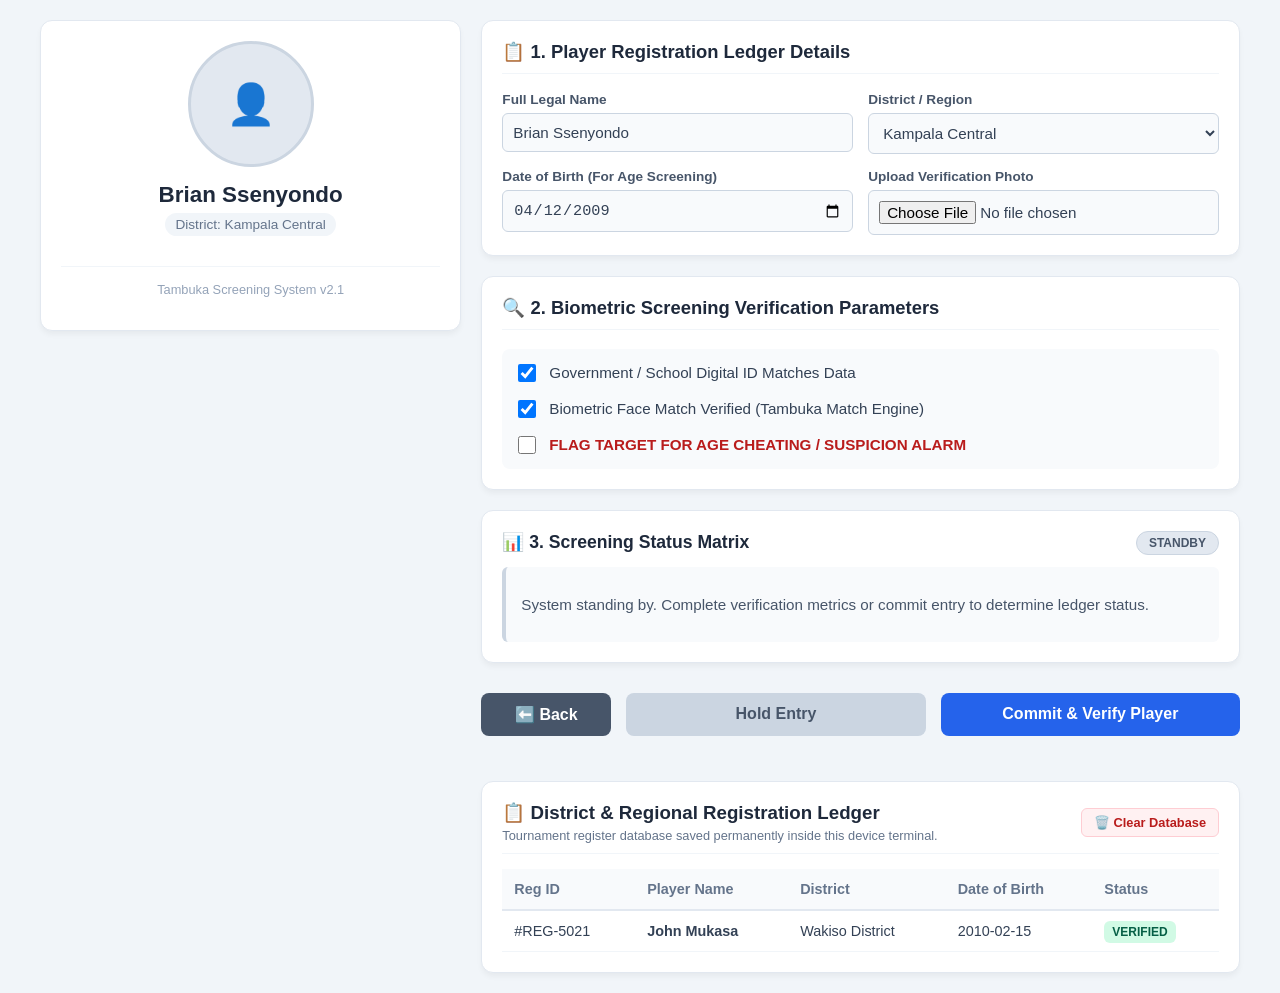
<file: index.html>
<!DOCTYPE html>
<html lang="en">
<head>
    <meta charset="UTF-8">
    <meta name="viewport" content="width=device-width, initial-scale=1.0">
    <title>District Screening & Player Registration Platform</title>
    <style>
        /* ========================================== */
        /* GENERAL DASHBOARD LAYOUT & STYLING        */
        /* ========================================== */
        body {
            font-family: 'Segoe UI', Tahoma, Geneva, Verdana, sans-serif;
            background-color: #f1f5f9;
            margin: 0;
            padding: 20px;
            color: #334155;
        }

        .screening-dashboard-container {
            max-width: 1200px;
            margin: 0 auto;
            display: flex;
            gap: 20px;
            flex-wrap: wrap;
        }

        /* Left Side Panel: Player Profile Card */
        .dashboard-sidebar {
            flex: 1;
            min-width: 300px;
            background: #ffffff;
            border: 1px solid #e2e8f0;
            border-radius: 12px;
            padding: 20px;
            box-shadow: 0 4px 6px -1px rgba(0, 0, 0, 0.05);
            text-align: center;
            height: fit-content;
        }

        .profile-avatar {
            width: 120px;
            height: 120px;
            border-radius: 50%;
            background-color: #e2e8f0;
            margin: 0 auto 15px auto;
            display: flex;
            align-items: center;
            justify-content: center;
            font-size: 2.5rem;
            color: #64748b;
            border: 3px solid #cbd5e1;
        }

        .dashboard-sidebar h2 {
            margin: 10px 0 5px 0;
            color: #1e293b;
            font-size: 1.4rem;
        }

        .player-id-label {
            font-size: 0.85rem;
            color: #64748b;
            background: #f1f5f9;
            padding: 4px 10px;
            border-radius: 20px;
            display: inline-block;
        }

        /* Right Side Panel: Main Content Verification & Registration Form */
        .dashboard-main-content {
            flex: 2;
            min-width: 450px;
            display: flex;
            flex-direction: column;
            gap: 20px;
        }

        .verification-step-card {
            background: #ffffff;
            border: 1px solid #e2e8f0;
            border-radius: 12px;
            padding: 20px;
            box-shadow: 0 4px 6px -1px rgba(0, 0, 0, 0.05);
        }

        .verification-step-card h3 {
            margin-top: 0;
            color: #1e293b;
            font-size: 1.15rem;
            border-bottom: 1px solid #f1f5f9;
            padding-bottom: 10px;
        }

        /* Form Inputs Styling */
        .form-grid {
            display: grid;
            grid-template-columns: 1fr 1fr;
            gap: 15px;
            margin-top: 15px;
        }

        @media (max-width: 600px) {
            .form-grid { grid-template-columns: 1fr; }
        }

        .form-group {
            display: flex;
            flex-direction: column;
            gap: 6px;
        }

        .form-group label {
            font-size: 0.85rem;
            font-weight: 600;
            color: #475569;
        }

        .form-group input, .form-group select {
            padding: 10px;
            border: 1px solid #cbd5e1;
            border-radius: 6px;
            font-size: 0.95rem;
            color: #334155;
            background-color: #f8fafc;
        }

        .form-group input:focus, .form-group select:focus {
            outline: 2px solid #2563eb;
            background-color: #ffffff;
        }

        .checkbox-group {
            display: flex;
            flex-direction: column;
            gap: 12px;
            margin-top: 15px;
            background: #f8fafc;
            padding: 12px;
            border-radius: 8px;
        }

        .checkbox-label {
            display: flex;
            align-items: center;
            gap: 10px;
            font-weight: 500;
            cursor: pointer;
            font-size: 0.95rem;
        }

        .checkbox-label input {
            width: 18px;
            height: 18px;
            cursor: pointer;
        }

        /* Buttons Styling Layout */
        .form-actions-row {
            display: flex;
            gap: 15px;
            margin-top: 10px;
        }

        .btn-action {
            flex: 1;
            padding: 12px;
            border: none;
            border-radius: 8px;
            font-weight: 600;
            font-size: 1rem;
            cursor: pointer;
            transition: all 0.2s;
            display: flex;
            align-items: center;
            justify-content: center;
            gap: 8px;
        }

        .btn-action-approve { background: #2563eb; color: #ffffff; }
        .btn-action-approve:hover { background: #1d4ed8; }
        .btn-action-cancel { background: #cbd5e1; color: #475569; }
        .btn-action-cancel:hover { background: #64748b; }
        
        .btn-action-back { 
            background: #475569; 
            color: #ffffff; 
            max-width: 130px; 
        }
        .btn-action-back:hover { background: #334155; }

        /* ========================================== */
        /* VISUAL SCREENING STATUS DISPLAY STYLING    */
        /* ========================================== */
        .status-display-container {
            background: #ffffff;
            border: 1px solid #e2e8f0;
            border-radius: 12px;
            padding: 20px;
            box-shadow: 0 4px 6px -1px rgba(0, 0, 0, 0.05);
            transition: all 0.3s ease;
        }

        .status-display-header {
            display: flex;
            justify-content: space-between;
            align-items: center;
            margin-bottom: 12px;
        }

        .status-display-container h3 {
            margin: 0;
            color: #1e293b;
            font-size: 1.1rem;
        }

        .status-badge {
            font-size: 0.75rem;
            font-weight: 700;
            text-transform: uppercase;
            padding: 4px 12px;
            border-radius: 20px;
            background: #e2e8f0;
            color: #475569;
            border: 1px solid #cbd5e1;
        }

        .status-msg-box {
            background: #f8fafc;
            border-left: 4px solid #cbd5e1;
            border-radius: 6px;
            padding: 15px;
            min-height: 45px;
            display: flex;
            align-items: center;
            font-weight: 500;
            font-size: 0.95rem;
            color: #475569;
        }

        .panel-verified { border-color: #10b981; background: #f0fdf4; }
        .panel-verified .status-badge { background: #d1fae5; color: #065f46; border-color: #10b981; }
        .panel-verified .status-msg-box { background: #ffffff; border-color: #10b981; color: #065f46; }

        .panel-flagged { border-color: #ef4444; background: #fef2f2; animation: panelGlow 1.5s infinite; }
        .panel-flagged .status-badge { background: #fee2e2; color: #991b1b; border-color: #ef4444; }
        .panel-flagged .status-msg-box { background: #ffffff; border-color: #ef4444; color: #991b1b; }

        .panel-hold { border-color: #f59e0b; background: #fffbeb; }
        .panel-hold .status-badge { background: #fef3c7; color: #92400e; border-color: #f59e0b; }
        .panel-hold .status-msg-box { background: #ffffff; border-color: #f59e0b; color: #92400e; }

        @keyframes panelGlow {
            0% { box-shadow: 0 0 0 0 rgba(239, 68, 68, 0.2); }
            70% { box-shadow: 0 0 0 8px rgba(239, 68, 68, 0); }
            100% { box-shadow: 0 0 0 0 rgba(239, 68, 68, 0); }
        }

        /* ========================================== */
        /* TOURNAMENT LEDGER REGISTER GRID SECTION   */
        /* ========================================== */
        .ledger-container {
            width: 100%;
            background: #ffffff;
            border: 1px solid #e2e8f0;
            border-radius: 12px;
            padding: 20px;
            box-shadow: 0 4px 6px -1px rgba(0, 0, 0, 0.05);
            margin-top: 25px;
            box-sizing: border-box;
        }

        .ledger-header-row {
            display: flex;
            justify-content: space-between;
            align-items: center;
            margin-bottom: 15px;
            border-bottom: 1px solid #f1f5f9;
            padding-bottom: 10px;
        }

        .ledger-table {
            width: 100%;
            border-collapse: collapse;
            text-align: left;
            font-size: 0.9rem;
        }

        .ledger-table th {
            background-color: #f8fafc;
            color: #64748b;
            padding: 12px;
            border-bottom: 2px solid #e2e8f0;
            font-weight: 600;
        }

        .ledger-table td {
            padding: 12px;
            border-bottom: 1px solid #f1f5f9;
            color: #334155;
        }

        .ledger-table tr:hover {
            background-color: #f8fafc;
        }

        .badge-table {
            padding: 4px 8px;
            border-radius: 6px;
            font-size: 0.75rem;
            font-weight: 700;
        }
        .badge-table-verified { background: #d1fae5; color: #065f46; }
        .badge-table-flagged { background: #fee2e2; color: #991b1b; }
        .badge-table-hold { background: #fef3c7; color: #92400e; }

        .btn-clear {
            background: #fff1f2;
            color: #b91c1c;
            border: 1px solid #fecdd3;
            border-radius: 6px;
            padding: 6px 12px;
            font-size: 0.8rem;
            font-weight: 600;
            cursor: pointer;
        }
        .btn-clear:hover { background: #ffe4e6; }

    </style>
</head>
<body>

    <form id="playerScreeningForm" onsubmit="event.preventDefault(); handleFinalSubmit();">
        
        <div class="screening-dashboard-container">

            <div class="dashboard-sidebar">
                <div class="profile-avatar" id="avatarBox">👤</div>
                <h2 id="displayPlayerName">New Participant</h2>
                <span class="player-id-label" id="displayPlayerDistrict">District Registry Terminal</span>
                
                <p style="font-size: 0.8rem; margin-top: 30px; color: #94a3b8; border-top: 1px solid #f1f5f9; padding-top: 15px;">
                    Tambuka Screening System v2.1
                </p>
            </div>

            <div class="dashboard-main-content">
                
                <div class="verification-step-card">
                    <h3>📋 1. Player Registration Ledger Details</h3>
                    
                    <div class="form-grid">
                        <div class="form-group">
                            <label for="playerNameInput">Full Legal Name</label>
                            <input type="text" id="playerNameInput" placeholder="Enter Full Name" value="Brian Ssenyondo" oninput="syncFormText()" required>
                        </div>
                        <div class="form-group">
                            <label for="playerDistrictInput">District / Region</label>
                            <select id="playerDistrictInput" onchange="syncFormText()">
                                <option value="Kampala Central">Kampala Central</option>
                                <option value="Wakiso District">Wakiso District</option>
                                <option value="Gulu City">Gulu City</option>
                                <option value="Mbarara District">Mbarara District</option>
                            </select>
                        </div>
                        <div class="form-group">
                            <label for="playerDOB">Date of Birth (For Age Screening)</label>
                            <input type="date" id="playerDOB" value="2009-04-12" required>
                        </div>
                        <div class="form-group">
                            <label for="playerPhotoFile">Upload Verification Photo</label>
                            <input type="file" id="playerPhotoFile" accept="image/*">
                        </div>
                    </div>
                </div>

                <div class="verification-step-card">
                    <h3>🔍 2. Biometric Screening Verification Parameters</h3>
                    
                    <div class="checkbox-group">
                        <label class="checkbox-label">
                            <input type="checkbox" id="digitalIdCheck" checked> Government / School Digital ID Matches Data
                        </label>
                        <label class="checkbox-label">
                            <input type="checkbox" id="biometricFaceCheck" checked> Biometric Face Match Verified (Tambuka Match Engine)
                        </label>
                        <label class="checkbox-label" style="color: #b91c1c; font-weight: 600;">
                            <input type="checkbox" id="ageCheatCheck"> FLAG TARGET FOR AGE CHEATING / SUSPICION ALARM
                        </label>
                    </div>
                </div>

                <div class="status-display-container" id="statusDisplayPanel">
                    <div class="status-display-header">
                        <h3>📊 3. Screening Status Matrix</h3>
                        <span class="status-badge" id="panelBadge">STANDBY</span>
                    </div>
                    
                    <div class="status-msg-box" id="panelMsgBox">
                        System standing by. Complete verification metrics or commit entry to determine ledger status.
                    </div>
                </div>

                <div class="form-actions-row">
                    <button type="button" class="btn-action btn-action-back" onclick="goBackToPreviousPage()">⬅️ Back</button>
                    <button type="button" class="btn-action btn-action-cancel" onclick="handleHold()">Hold Entry</button>
                    <button type="submit" class="btn-action btn-action-approve">Commit & Verify Player</button>
                </div>

                <div class="ledger-container">
                    <div class="ledger-header-row">
                        <div>
                            <h3 style="margin: 0; color: #1e293b;">📋 District & Regional Registration Ledger</h3>
                            <p style="font-size: 0.8rem; color: #64748b; margin: 4px 0 0 0;">Tournament register database saved permanently inside this device terminal.</p>
                        </div>
                        <button type="button" class="btn-clear" onclick="clearLedgerDatabase()">🗑️ Clear Database</button>
                    </div>
                    
                    <table class="ledger-table">
                        <thead>
                            <tr>
                                <th>Reg ID</th>
                                <th>Player Name</th>
                                <th>District</th>
                                <th>Date of Birth</th>
                                <th>Status</th>
                            </tr>
                        </thead>
                        <tbody id="ledgerTableBody">
                            </tbody>
                    </table>
                </div>
                </div>
        </div>
    </form>

    <script>
        let playersDatabase = [];

        function syncFormText() {
            const nameInput = document.getElementById('playerNameInput').value;
            const districtInput = document.getElementById('playerDistrictInput').value;
            
            document.getElementById('displayPlayerName').textContent = nameInput ? nameInput : "New Participant";
            document.getElementById('displayPlayerDistrict').textContent = "District: " + districtInput;
        }

        function goBackToPreviousPage() {
            window.history.back();
        }

        // Pulls cached player rows immediately when opening your Netlify/CodePen live URL
        window.onload = function() {
            syncFormText();
            if (localStorage.getItem('tambuka_tournament_register')) {
                playersDatabase = JSON.parse(localStorage.getItem('tambuka_tournament_register'));
                renderLedgerTable();
            } else {
                // Add a default template row so the register isn't blank on first boot
                playersDatabase = [{
                    id: "#REG-5021",
                    name: "John Mukasa",
                    district: "Wakiso District",
                    dob: "2010-02-15",
                    status: "VERIFIED"
                }];
                localStorage.setItem('tambuka_tournament_register', JSON.stringify(playersDatabase));
                renderLedgerTable();
            }
        };

        function updateVisualPanel(state, message) {
            const panel = document.getElementById('statusDisplayPanel');
            const badge = document.getElementById('panelBadge');
            const msgBox = document.getElementById('panelMsgBox');

            panel.classList.remove('panel-verified', 'panel-flagged', 'panel-hold');

            if (state === 'verified') {
                panel.classList.add('panel-verified');
                badge.textContent = "VERIFIED";
                msgBox.innerHTML = "✅ SUCCESS: " + message;
            } else if (state === 'flagged') {
                panel.classList.add('panel-flagged');
                badge.textContent = "ALERT FLAGGED";
                msgBox.innerHTML = "🚨 REJECTED: " + message;
            } else if (state === 'hold') {
                panel.classList.add('panel-hold');
                badge.textContent = "ENTRY ON HOLD";
                msgBox.innerHTML = "⏳ PENDING: " + message;
            }
        }

        // Commit profile metadata to explicit device arrays 
        function savePlayerRecord(name, district, dob, status) {
            const regId = "#REG-" + (Math.floor(Math.random() * 8000) + 1000);
            
            const newPlayerObj = {
                id: regId,
                name: name,
                district: district,
                dob: dob,
                status: status
            };

            playersDatabase.unshift(newPlayerObj);
            localStorage.setItem('tambuka_tournament_register', JSON.stringify(playersDatabase));
            renderLedgerTable();
        }

        // Renders rows out into the Tournament Register section view
        function renderLedgerTable() {
            const tbody = document.getElementById('ledgerTableBody');
            tbody.innerHTML = ""; 

            if (playersDatabase.length === 0) {
                tbody.innerHTML = `<tr><td colspan="5" style="text-align:center; color:#94a3b8; padding:20px;">No registered records found in database cache.</td></tr>`;
                return;
            }

            playersDatabase.forEach(player => {
                const row = document.createElement('tr');
                
                let badgeHTML = '';
                if(player.status === 'VERIFIED') badgeHTML = `<span class="badge-table badge-table-verified">VERIFIED</span>`;
                if(player.status === 'FLAGGED') badgeHTML = `<span class="badge-table badge-table-flagged">FLAGGED</span>`;
                if(player.status === 'HOLD') badgeHTML = `<span class="badge-table badge-table-hold">HOLD</span>`;

                row.innerHTML = `
                    <td>${player.id}</td>
                    <td><strong>${player.name}</strong></td>
                    <td>${player.district}</td>
                    <td>${player.dob}</td>
                    <td>${badgeHTML}</td>
                `;
                tbody.appendChild(row);
            });
        }

        function clearLedgerDatabase() {
            if(confirm("Erase all records stored inside the Tournament Register?")) {
                playersDatabase = [];
                localStorage.removeItem('tambuka_tournament_register');
                renderLedgerTable();
                updateVisualPanel('hold', "Terminal cache database cleared.");
            }
        }

        function handleFinalSubmit() {
            const name = document.getElementById('playerNameInput').value || "Participant";
            const district = document.getElementById('playerDistrictInput').value;
            const dob = document.getElementById('playerDOB').value || "N/A";
            const ageCheatChecked = document.getElementById('ageCheatCheck').checked;

            if (ageCheatChecked) {
                updateVisualPanel('flagged', `Registration for ${name} rejected due to profile mismatch.`);
                savePlayerRecord(name, district, dob, 'FLAGGED');
            } else {
                updateVisualPanel('verified', `Entry for ${name} cleared. Saved successfully to tournament database register.`);
                savePlayerRecord(name, district, dob, 'VERIFIED');
            }
        }

        function handleHold() {
            const name = document.getElementById('playerNameInput').value || "Participant";
            const district = document.getElementById('playerDistrictInput').value;
            const dob = document.getElementById('playerDOB').value || "N/A";
            
            updateVisualPanel('hold', `Screening for ${name} suspended and put on queue lookups.`);
            savePlayerRecord(name, district, dob, 'HOLD');
        }
    </script>
</body>
</html>
</file>
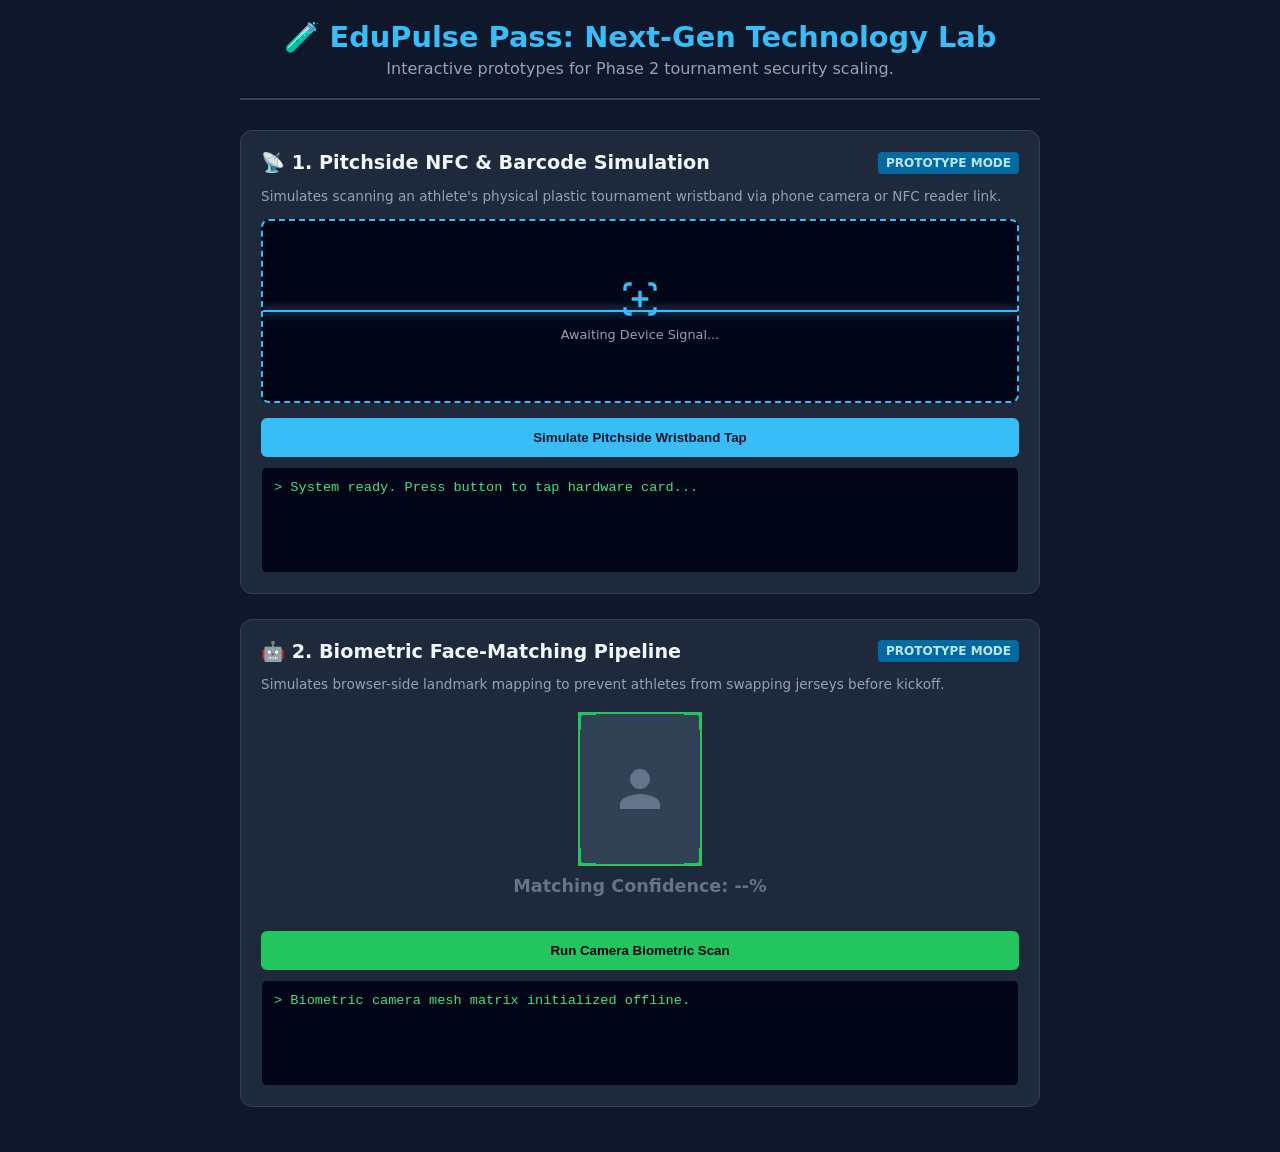
<file: future-tech.html>
<!DOCTYPE html>
<html lang="en">
<head>
  <meta charset="UTF-8">
  <meta name="viewport" content="width=device-width, initial-scale=1.0">
  <title>EduPulse Pass - Next-Gen Tech Lab</title>
  <style>
    body { font-family: system-ui, sans-serif; background: #0f172a; color: #f8fafc; padding: 20px; margin: 0; }
    .container { max-width: 800px; margin: 0 auto; }
    header { border-bottom: 2px solid #334155; padding-bottom: 20px; margin-bottom: 30px; text-align: center; }
    h1 { color: #38bdf8; margin: 0; font-size: 1.8rem; }
    .tech-card { background: #1e293b; border: 1px solid #334155; padding: 20px; border-radius: 12px; margin-bottom: 25px; }
    .tech-title { display: flex; align-items: center; justify-content: space-between; margin-top: 0; }
    .badge-dev { background: #0369a1; color: #bae6fd; padding: 4px 8px; border-radius: 4px; font-size: 0.75rem; font-weight: bold; }
    .scanner-box { background: #020617; border: 2px dashed #38bdf8; height: 180px; border-radius: 8px; display: flex; flex-direction: column; align-items: center; justify-content: center; position: relative; overflow: hidden; margin-top: 15px; }
    .scan-line { position: absolute; width: 100%; height: 2px; background: #38bdf8; box-shadow: 0 0 10px #38bdf8; animation: moveScan 2s linear infinite; }
    @keyframes moveScan { 0% { top: 0px; } 50% { top: 180px; } 100% { top: 0px; } }
    .btn-action { width: 100%; background: #38bdf8; color: #0f172a; border: none; padding: 12px; border-radius: 6px; font-weight: bold; cursor: pointer; margin-top: 15px; }
    .log-box { background: #020617; color: #4ade80; font-family: monospace; padding: 12px; border-radius: 6px; height: 80px; overflow-y: auto; font-size: 0.85rem; margin-top: 10px; border: 1px solid #1e293b; }
    .face-box { border: 2px solid #22c55e; border-radius: 8px; width: 120px; height: 150px; margin: 0 auto; position: relative; background: #334155 url("data:image/svg+xml;utf8,<svg xmlns='http://www.w3.org/2000/svg' viewBox='0 0 24 24' fill='%2364748b'><path d='M12 12c2.21 0 4-1.79 4-4s-1.79-4-4-4-4 1.79-4 4 1.79 4 4 4zm0 2c-2.67 0-8 1.34-8 4v2h16v-2c0-2.66-5-4-8-4z'/></svg>") center/50% no-repeat; }
    .face-corner { position: absolute; width: 15px; height: 15px; border: 3px solid #22c55e; }
    .tl { top: -2px; left: -2px; border-right: none; border-bottom: none; }
    .tr { top: -2px; right: -2px; border-left: none; border-bottom: none; }
    .bl { bottom: -2px; left: -2px; border-right: none; border-top: none; }
    .br { bottom: -2px; right: -2px; border-left: none; border-top: none; }
  </style>
</head>
<body>

  <div class="container">
    <header>
      <h1>🧪 EduPulse Pass: Next-Gen Technology Lab</h1>
      <p style="color:#94a3b8; margin: 5px 0 0 0;">Interactive prototypes for Phase 2 tournament security scaling.</p>
    </header>

    <div class="tech-card">
      <div class="tech-title">
        <h2 style="margin:0; font-size:1.2rem; color:#f1f5f9;">📡 1. Pitchside NFC & Barcode Simulation</h2>
        <span class="badge-dev">PROTOTYPE MODE</span>
      </div>
      <p style="color:#94a3b8; font-size:0.85rem;">Simulates scanning an athlete's physical plastic tournament wristband via phone camera or NFC reader link.</p>
      
      <div class="scanner-box">
        <div class="scan-line"></div>
        <svg xmlns="http://www.w3.org/2000/svg" width="40" height="40" viewBox="0 0 24 24" fill="none" stroke="#38bdf8" stroke-width="2"><path d="M3 7V5a2 2 0 0 1 2-2h2M17 3h2a2 2 0 0 1 2 2v2M21 17v2a2 2 0 0 1-2 2h-2M7 21H5a2 2 0 0 1-2-2v-2M7 12h10M12 7v10"/></svg>
        <span style="font-size:0.8rem; color:#94a3b8; margin-top:8px;" id="scanStatus">Awaiting Device Signal...</span>
      </div>

      <button class="btn-action" onclick="simulateScan()">Simulate Pitchside Wristband Tap</button>
      <div class="log-box" id="scanLog">> System ready. Press button to tap hardware card...</div>
    </div>

    <div class="tech-card">
      <div class="tech-title">
        <h2 style="margin:0; font-size:1.2rem; color:#f1f5f9;">🤖 2. Biometric Face-Matching Pipeline</h2>
        <span class="badge-dev">PROTOTYPE MODE</span>
      </div>
      <p style="color:#94a3b8; font-size:0.85rem;">Simulates browser-side landmark mapping to prevent athletes from swapping jerseys before kickoff.</p>
      
      <div style="text-align: center; margin: 20px 0;">
        <div class="face-box" id="faceTarget">
          <div class="face-corner tl"></div>
          <div class="face-corner tr"></div>
          <div class="face-corner bl"></div>
          <div class="face-corner br"></div>
        </div>
        <p id="faceMatchRate" style="font-size:1.1rem; font-weight:bold; color:#64748b; margin:10px 0 0 0;">Matching Confidence: --%</p>
      </div>

      <button class="btn-action" style="background:#22c55e; color:#020617;" onclick="simulateFaceMatch()">Run Camera Biometric Scan</button>
      <div class="log-box" id="faceLog">> Biometric camera mesh matrix initialized offline.</div>
    </div>
  </div>

  <script>
    function simulateScan() {
      const log = document.getElementById('scanLog');
      const status = document.getElementById('scanStatus');
      status.innerText = "READING DATA...";
      status.style.color = "#fbbf24";
      log.innerHTML = "> [NFC Input]: Fetching unique hardware tag UID...<br>" + log.innerHTML;
      
      setTimeout(() => {
        status.innerText = "MATCHDAY PROFILE FOUND!";
        status.style.color = "#4ade80";
        log.innerHTML = "<span style='color:#4ade80'>> [SUCCESS]: ID STU-101 (Alex Mukasa) verified. Status: ELIGIBLE.</span><br>" + log.innerHTML;
      }, 1200);
    }

    function simulateFaceMatch() {
      const log = document.getElementById('faceLog');
      const rate = document.getElementById('faceMatchRate');
      const box = document.getElementById('faceTarget');
      
      box.style.borderColor = "#fbbf24";
      rate.innerText = "Analyzing Face Meshes...";
      rate.style.color = "#fbbf24";
      log.innerHTML = "> [Face-API]: Mapping 68 distinct facial landmark nodes...<br>" + log.innerHTML;

      setTimeout(() => {
        box.style.borderColor = "#4ade80";
        rate.innerText = "Identity Confirmed: 98.4% Match";
        rate.style.color = "#4ade80";
        log.innerHTML = "<span style='color:#4ade80'>> [SUCCESS]: Live pitchside facial structure matches stored ledger passport photo. ID verified.</span><br>" + log.innerHTML;
      }, 1500);
    }
  </script>
</body>
</html>
</file>
